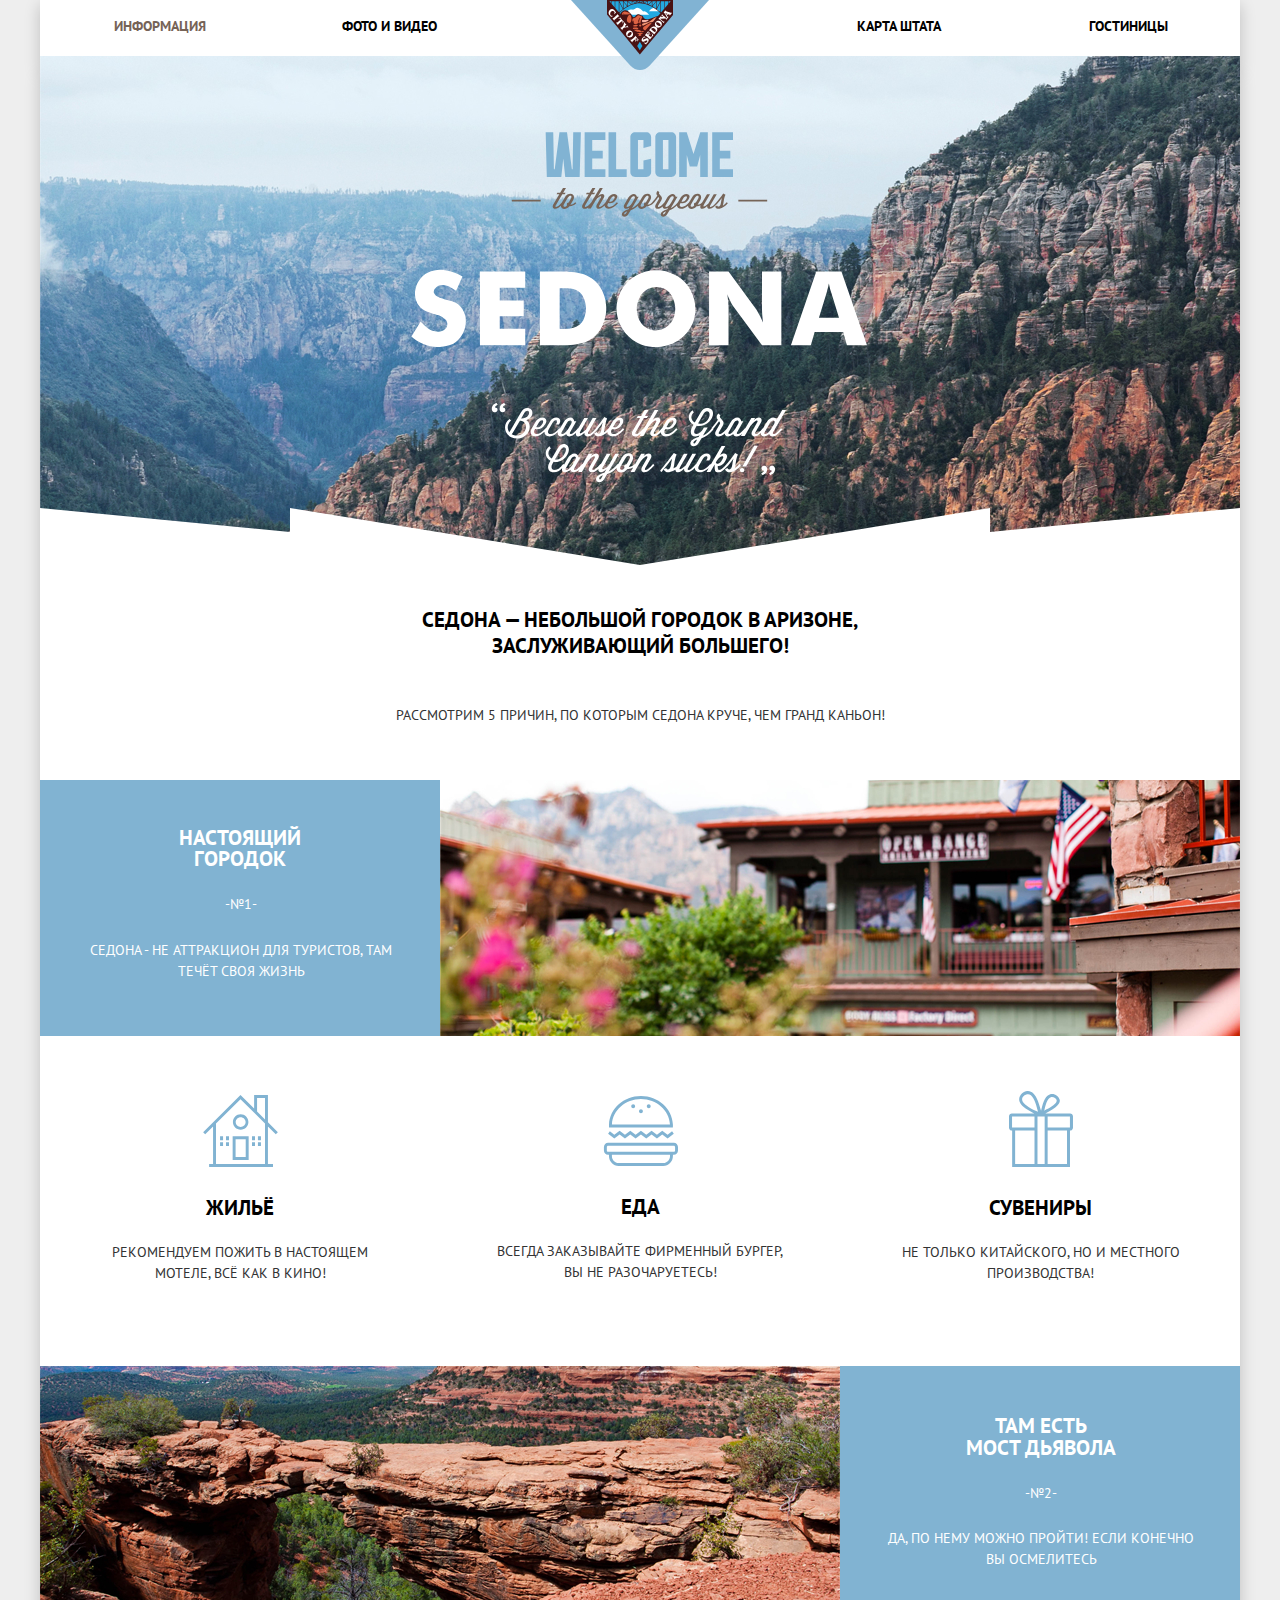
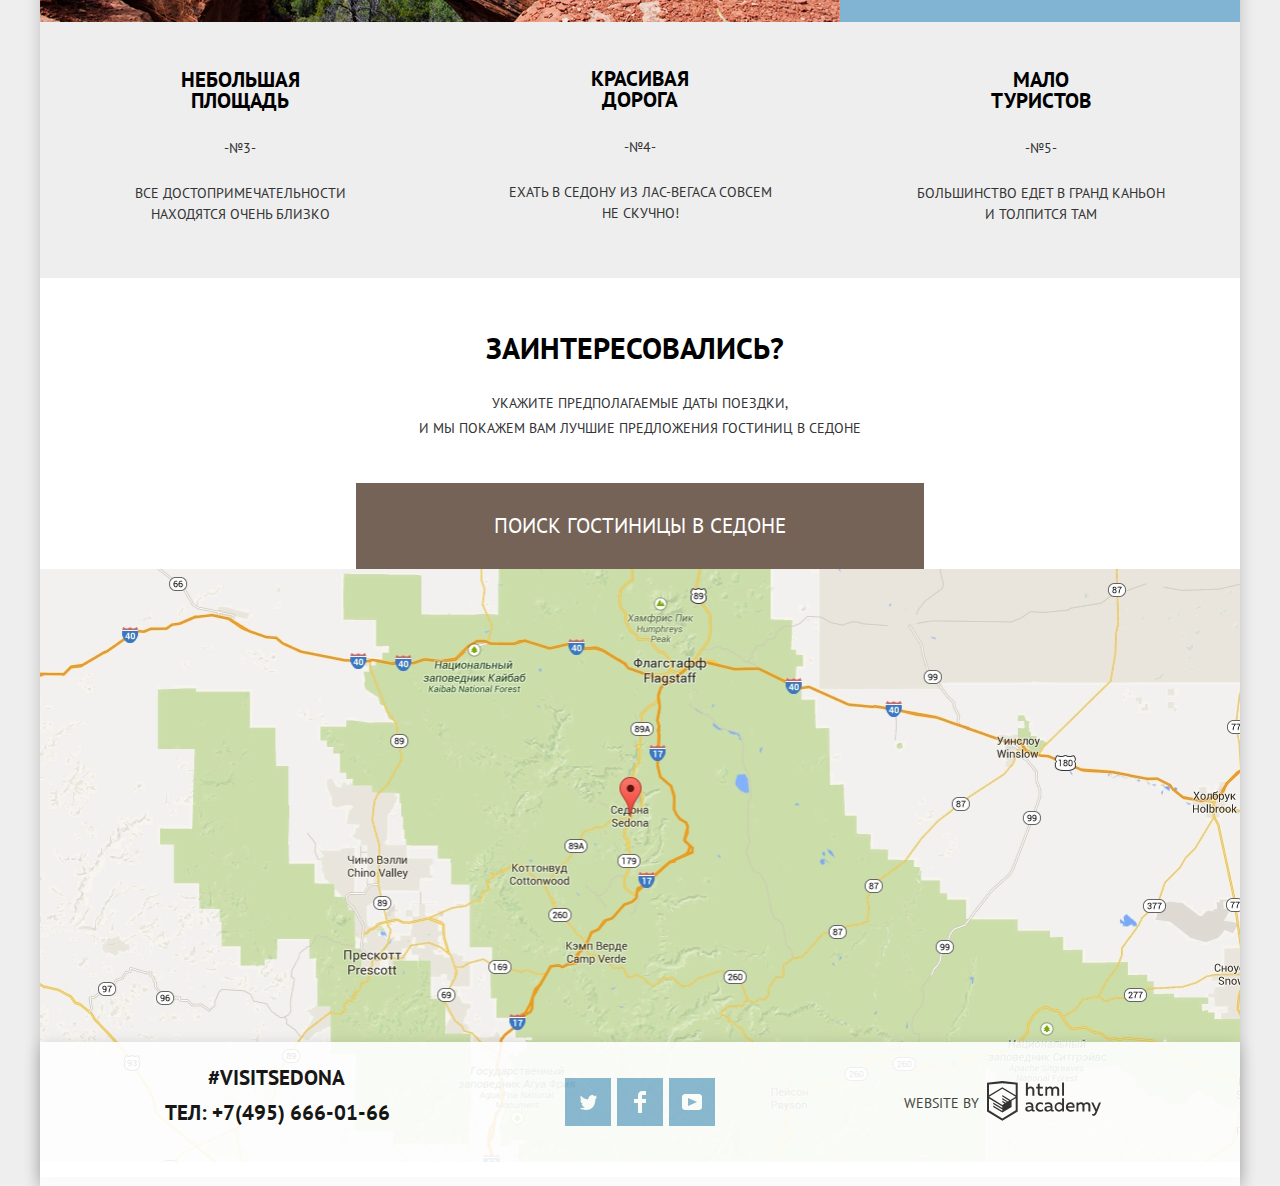
<file: index.html>
<!DOCTYPE html>
<html lang="ru">

<head>
  <meta charset="UTF-8">

  <title>HTML Academy: Седона</title>
  <link rel="icon" href="favicon.ico">
  <link rel="icon" href="img/icons/icon.svg" type="image/svg+xml">
  <link rel="apple-touch-icon" href="img/icons/180.png">
  <link rel="manifest" href="manifest.webmanifest">
  <link rel="stylesheet" href="css/normalize.css">
  <link rel="stylesheet" href="css/style.min.css">
  <link rel="preconnect" href="https://fonts.gstatic.com">
  <link href="https://fonts.googleapis.com/css2?family=PT+Sans:wght@400;700&display=swap" rel="stylesheet">
</head>

<body class="page__body">

  <header class="main__header">
    <div class="container">
      <a class="main__header__logo" href="index.html">
        <img src="img/logo.svg" width="138" height="70" alt="Логотип Седона">
      </a>
      <nav class="main__navigation">
        <div class="main__navigation__wrapper">
          <ul class="site__navigation__list">
            <li class="site__navigation__item current"><a class="cell__left" href="#">Информация</a></li>
            <li class="site__navigation__item"><a class="cell__left" href="#">Фото и видео</a></li>
            <li class="site__navigation__item"><a class="cell__left" href="#">Карта штата</a></li>
            <li class="site__navigation__item"><a class="cell__left" href="hotels.html">Гостиницы</a></li>
          </ul>
        </div>
      </nav>
    </div>
  </header>

  <main class="container">
    <div class="intro">
      <h1 class="visually__hidden">Седона</h1>
      <img src="img/welcome.svg" width="457" height="351" alt="Welcome to the gorgeous SEDONA">
      <svg width="1200" height="57" viewBox="0 0 1200 57" fill="none" xmlns="http://www.w3.org/2000/svg">
        <path d="M0 57V0L250 24V0L600 57L950 0V24L1200 0V57H0Z" fill="white" />
      </svg>
    </div>
    <section class="consider__causes">
      <div class="title__causes">
        <h2 class="title">Седона — небольшой городок в Аризоне,<br> заслуживающий большего!</h2>
        <p class="subtitle">Рассмотрим 5 причин, по которым Седона круче, чем гранд каньон!</p>
      </div>
      <section class="causes">
        <h2 class="visually__hidden">Причины</h2>
        <ul class="causes__list">
          <li class="causes__box__blue">
            <section class="box__causes__blue blue__box__first">
              <div class="causes__item__blue">
                <h3 class="title title__white">Настоящий<br> городок</h3>
                <p class="subtitle subtitle__white">-№1-</p>
                <p class="subtitle subtitle__white"> Седона - не аттракцион для туристов, там<br> течёт своя
                  жизнь</p>
              </div>
              <div class="causes__image__building">
                <img src="img/building.jpg" width="800" height="256" alt="building">
              </div>
            </section>
            <section class="three_causes">
              <ul class="causes__list__line">
                <li class="causes__item house">
                  <img src="img/icons/icon-house.svg" width="75" height="72" alt="house">
                  <h3 class="title">Жильё</h3>
                  <p class="subtitle">Рекомендуем пожить в настоящем<br> мотеле, всё как в кино!</p>
                </li>
                <li class="causes__item burger">
                  <img src="img/icons/icon-eat.svg" width="75" height="70" alt="burger">
                  <h3 class="title">Еда</h3>
                  <p class="subtitle">Всегда заказывайте фирменный бургер,<br> вы не разочаруетесь!</p>
                </li>
                <li class="causes__item gift">
                  <img src="img/icons/icon-gift.svg" width="64" height="77" alt="gift">
                  <h3 class="title">Сувениры</h3>
                  <p class="subtitle">Не только китайского, но и местного<br> производства!</p>
                </li>
              </ul>
            </section>
          </li>
          <li class="causes__box__blue">
            <section class="box__causes__blue blue__box__end">
              <div class="causes__image__canyon">
                <img src="img/canyon.jpg" width="800" height="256" alt="canyon">
              </div>
              <div class="causes__item__blue">
                <h3 class="title title__white">Там есть<br> мост дьявола</h3>
                <p class="subtitle subtitle__white">-№2-</p>
                <p class="subtitle subtitle__white">Да, по нему можно пройти! Если конечно <br>вы осмелитесь</p>
              </div>
            </section>
          </li>
          <li class="causes__box__gray">
            <section class="box__causes__gray">
              <ul class="causes__list__line causes__list__gray">
                <li class="causes__item square">
                  <h3 class="title">Небольшая<br> площадь</h3>
                  <p class="subtitle subtitle__number">-№3-</p>
                  <p class="subtitle">все достопримечательности<br> находятся очень близко</p>
                </li>
                <li class="causes__item road">
                  <h3 class="title">Красивая<br> дорога</h3>
                  <p class="subtitle subtitle__number">-№4-</p>
                  <p class="subtitle">ехать в седону из лас-вегаса совсем <br>не скучно!</p>
                </li>
                <li class="causes__item tourists">
                  <h3 class="title">Мало<br> туристов</h3>
                  <p class="subtitle subtitle__number">-№5-</p>
                  <p class="subtitle">большинство едет в гранд каньон <br>и толпится там</p>
                </li>
              </ul>
            </section>
          </li>
        </ul>
      </section>
    </section>

    <section class="search__hotels__date">
      <h2 class="title__hotels">Заинтересовались?</h2>
      <p class="subtitle__hotels">Укажите предполагаемые даты поездки,<br> и мы покажем вам лучшие предложения
        гостиниц в седоне</p>
      <a class="button__search__hotels">Поиск гостиницы в седоне</a>
      <div class="form__search__hotels">
        <form class="form__search">
          <div class="box__date">
            <label for="from">Дата заезда:</label>
            <input class="input__date input__date__first" type="text" value="24 АПРЕЛЯ 2017" id="from" required>
            <span class="button__calendar">
              <svg aria-hidden="true" focusable="false" width="21" height="23" viewBox="0 0 21 23" fill="none"
                xmlns="http://www.w3.org/2000/svg">
                <path fill-rule="evenodd" clip-rule="evenodd"
                  d="M16.406 3.02498H19.251C20.217 3.02498 21 3.84698 21 4.86198V21.164C21 22.179 20.217 23 19.251 23H1.75C0.784 23 0 22.179 0 21.164V4.86198C0 3.84698 0.784 3.02498 1.75 3.02498H4.593V1.64798C4.593 1.26698 4.887 0.958984 5.25 0.958984C5.612 0.958984 5.906 1.26698 5.906 1.64798V3.02498H9.844V1.64798C9.844 1.26698 10.138 0.958984 10.501 0.958984C10.862 0.958984 11.156 1.26698 11.156 1.64798V3.02498H15.094V1.64798C15.094 1.26698 15.387 0.958984 15.75 0.958984C16.112 0.958984 16.406 1.26698 16.406 1.64798V3.02498ZM19.5646 21.484C19.6466 21.3979 19.691 21.2828 19.688 21.164H19.689V4.86198C19.689 4.60898 19.493 4.40298 19.252 4.40298H16.407V5.78098C16.407 6.16198 16.113 6.46998 15.751 6.46998C15.388 6.46998 15.095 6.16198 15.095 5.78098V4.40298H11.157V5.78098C11.157 6.16198 10.863 6.46998 10.502 6.46998C10.139 6.46998 9.845 6.16198 9.845 5.78098V4.40298H5.907V5.78098C5.907 6.16198 5.613 6.46998 5.251 6.46998C4.888 6.46998 4.594 6.16198 4.594 5.78098V4.40298H1.75C1.50263 4.40953 1.30696 4.61458 1.312 4.86198V21.164C1.30696 21.4114 1.50263 21.6164 1.75 21.623H19.251C19.3698 21.6201 19.4826 21.5701 19.5646 21.484Z"
                  fill="#A9A9A9" />
                <path fill-rule="evenodd" clip-rule="evenodd"
                  d="M4.59399 9.2251H7.21899V11.2911H4.59399V9.2251ZM4.59399 12.6681H7.21899V14.7351H4.59399V12.6681ZM7.21899 16.1121H4.59399V18.1781H7.21899V16.1121ZM9.18799 16.1121H11.813V18.1781H9.18799V16.1121ZM11.813 12.6681H9.18799V14.7351H11.813V12.6681ZM9.18799 9.2251H11.813V11.2911H9.18799V9.2251ZM16.406 16.1121H13.781V18.1781H16.406V16.1121ZM13.781 12.6681H16.406V14.7351H13.781V12.6681ZM16.406 9.2251H13.781V11.2911H16.406V9.2251Z"
                  fill="#A9A9A9" />
              </svg>
            </span>
          </div>
          <div class="box__date">
            <label for="to">Дата выезда:</label>
            <input class="input__date" type="text" value="4 ИЮЛЯ 2017" id="to" required>
            <span class="button__calendar">
              <svg aria-hidden="true" focusable="false" width="21" height="23" viewBox="0 0 21 23" fill="none"
                xmlns="http://www.w3.org/2000/svg">
                <path fill-rule="evenodd" clip-rule="evenodd"
                  d="M16.406 3.02498H19.251C20.217 3.02498 21 3.84698 21 4.86198V21.164C21 22.179 20.217 23 19.251 23H1.75C0.784 23 0 22.179 0 21.164V4.86198C0 3.84698 0.784 3.02498 1.75 3.02498H4.593V1.64798C4.593 1.26698 4.887 0.958984 5.25 0.958984C5.612 0.958984 5.906 1.26698 5.906 1.64798V3.02498H9.844V1.64798C9.844 1.26698 10.138 0.958984 10.501 0.958984C10.862 0.958984 11.156 1.26698 11.156 1.64798V3.02498H15.094V1.64798C15.094 1.26698 15.387 0.958984 15.75 0.958984C16.112 0.958984 16.406 1.26698 16.406 1.64798V3.02498ZM19.5646 21.484C19.6466 21.3979 19.691 21.2828 19.688 21.164H19.689V4.86198C19.689 4.60898 19.493 4.40298 19.252 4.40298H16.407V5.78098C16.407 6.16198 16.113 6.46998 15.751 6.46998C15.388 6.46998 15.095 6.16198 15.095 5.78098V4.40298H11.157V5.78098C11.157 6.16198 10.863 6.46998 10.502 6.46998C10.139 6.46998 9.845 6.16198 9.845 5.78098V4.40298H5.907V5.78098C5.907 6.16198 5.613 6.46998 5.251 6.46998C4.888 6.46998 4.594 6.16198 4.594 5.78098V4.40298H1.75C1.50263 4.40953 1.30696 4.61458 1.312 4.86198V21.164C1.30696 21.4114 1.50263 21.6164 1.75 21.623H19.251C19.3698 21.6201 19.4826 21.5701 19.5646 21.484Z"
                  fill="#A9A9A9" />
                <path fill-rule="evenodd" clip-rule="evenodd"
                  d="M4.59399 9.2251H7.21899V11.2911H4.59399V9.2251ZM4.59399 12.6681H7.21899V14.7351H4.59399V12.6681ZM7.21899 16.1121H4.59399V18.1781H7.21899V16.1121ZM9.18799 16.1121H11.813V18.1781H9.18799V16.1121ZM11.813 12.6681H9.18799V14.7351H11.813V12.6681ZM9.18799 9.2251H11.813V11.2911H9.18799V9.2251ZM16.406 16.1121H13.781V18.1781H16.406V16.1121ZM13.781 12.6681H16.406V14.7351H13.781V12.6681ZM16.406 9.2251H13.781V11.2911H16.406V9.2251Z"
                  fill="#A9A9A9" />
              </svg>
            </span>
          </div>
          <div class="box__quantity">
            <div class="quantity">
              <label class="quantity__name quantity__grown" for="number1">Взрослые:</label>
              <span class="number__input">
                <button class="number-input__input number-input__input-button">
                  -
                </button>
                <input class="number-input__input" id="number1" type="number" min="0" max="10" value="2">
                <button class="number-input__input number-input__input-button">
                  +
                </button>
              </span>
            </div>
            <div class="quantity">
              <label class="quantity__name quantity__children" for="number2">Дети:</label>
              <span class="number__input">
                <button class="number-input__input number-input__input-button">
                  -
                </button>
                <input class="number-input__input" id="number2" type="number" min="0" max="10" value="0">
                <button class="number-input__input number-input__input-button">
                  +
                </button>
              </span>
            </div>
          </div>
          <a class="button__submit__search__hotels" href="#">Найти</a>
        </form>
      </div>
      <div class="interactive__map">
        <h2 class="visually__hidden">Как до нас добраться</h2>
        <iframe class="map"
          src="https://www.google.com/maps/embed?pb=!1m18!1m12!1m3!1d137855.6468255646!2d-111.83981194957757!3d34.8604828058954!2m3!1f0!2f0!3f0!3m2!1i1024!2i768!4f13.1!3m3!1m2!1s0x872da132f942b00d%3A0x5548c523fa6c8efd!2z0KHQtdC00L7QvdCwLCDQkNGA0LjQt9C-0L3QsCA4NjMzNiwg0KHQqNCQ!5e0!3m2!1sru!2sru!4v1613381919578!5m2!1sru!2sru"
          width="1200" height="594" style="border:0;" allowfullscreen="" aria-hidden="false" tabindex="0">
        </iframe>
        <p class="map map__visually">
          <img src="img/map.png" width="1200" height="594" alt="Карта Седоны">
        </p>
      </div>
    </section>
  </main>

  <footer class="main__footer">
    <div class="container">
      <div class="footer__contacts">
        <a class="footer__hashtag" href="https://www.instagram.com/htmlacademy">#Visitsedona</a><br>
        ТЕЛ: <a class="footer__phone" href="tel:+74956660166">+7(495) 666-01-66</a>
      </div>
      <ul class="footer__social__list">
        <li class="social__item">
          <a class="social__button" href="https://twitter.com/htmlacademy_ru">
            <span role="img" class="visually__hidden">twitter</span>
            <svg aria-hidden="true" focusable="false" width="17" height="16" viewBox="0 0 17 16" fill="none"
              xmlns="http://www.w3.org/2000/svg">
              <path
                d="M10.95 1.14409C12.635 0.648089 13.934 1.41409 14.527 2.32309C15.2 2.09209 15.858 1.84209 16.538 1.61509C16.5249 2.30145 16.2117 2.94761 15.681 3.38309C16.366 3.55309 16.985 2.89209 16.985 2.89209C16.816 3.89209 15.979 4.68009 15.422 4.91609C15.191 11.6661 12.247 16.1331 5.34498 15.9981H4.89898C4.48898 15.9981 0.734977 15.5381 0.000976562 14.1111C2.27198 14.3071 3.89398 13.6891 4.69398 12.9341C3.73398 12.6341 2.01498 12.4571 1.71498 9.98409C2.06398 10.0901 2.27898 10.2121 2.90498 10.1031C1.70498 9.24709 0.373977 8.53009 0.447977 6.33009C0.732977 6.65809 1.51498 6.86609 1.78798 6.80209C1.08498 6.56109 -0.182023 3.44209 0.893977 1.85009C2.71198 3.70409 4.62898 5.45609 8.04598 5.62309C8.25398 3.33009 9.18298 1.79309 10.95 1.14409Z"
                fill="white" />
            </svg>
          </a>
        </li>
        <li class="social__item">
          <a class="social__button" href="https://www.facebook.com/htmlacademy/">
            <span role="img" class="visually__hidden">facebook</span>
            <svg aria-hidden="true" focusable="false" width="12" height="22" viewBox="0 0 12 22" fill="none"
              xmlns="http://www.w3.org/2000/svg">
              <path d="M12 4V0H8C5.79086 0 4 1.79086 4 4V8H0V12H4V22H8V12H12V8H8V4H12Z" fill="white" />
            </svg>
          </a>
        </li>
        <li class="social__item">
          <a class="social__button" href="https://www.youtube.com/channel/UChUxTMjJGo-JDRY8pNTGL2g">
            <span role="img" class="visually__hidden">youtube</span>
            <svg aria-hidden="true" focusable="false" width="20" height="16" viewBox="0 0 20 16" fill="none"
              xmlns="http://www.w3.org/2000/svg">
              <path fill-rule="evenodd" clip-rule="evenodd"
                d="M3 0H17C18.65 0 20 1.35 20 3V13C20 14.65 18.65 16 17 16H3C1.35 16 0 14.65 0 13V3C0 1.35 1.35 0 3 0ZM6.027 4.002V11.998L15.014 8L6.027 4.002Z"
                fill="white" />
            </svg>
          </a>
        </li>
      </ul>
      <p class="footer__copyright">
        <b>website by</b>
        <a class="button__copyright" href="https://htmlacademy.ru">
          <svg aria-hidden="true" focusable="false" width="115" height="41" viewBox="0 0 115 41" fill="none"
            xmlns="http://www.w3.org/2000/svg">
            <path fill-rule="evenodd" clip-rule="evenodd"
              d="M15.5197 1.05737H15.3509L0 2.71895V31.4945L15.3509 40.8382L30.7018 31.4945V2.71895L15.5197 1.05737ZM77.0183 2.62185H75.0876V15.7311H77.0183V2.62185ZM40.8619 2.63264V7.76843C41.6131 6.9864 42.6386 6.5436 43.7105 6.53843C44.6823 6.47908 45.6329 6.84495 46.3253 7.54479C47.0177 8.24462 47.3866 9.21244 47.3399 10.2068V15.7634H45.367V10.4658C45.4231 9.94897 45.2754 9.43059 44.9566 9.02553C44.6377 8.62047 44.174 8.36218 43.6683 8.3079H43.3518C42.3456 8.36979 41.4321 8.9295 40.9041 9.80764V15.7634H38.8995V2.63264H40.8619ZM77.0183 31.4837H75.2775V30.0595C74.4828 31.1353 73.23 31.7538 71.9119 31.7211C69.4751 31.5528 67.5825 29.4822 67.5825 26.9845C67.5825 24.4867 69.4751 22.4162 71.9119 22.2479C73.1195 22.2052 74.2818 22.7203 75.0771 23.6505V18.3205H77.0183V31.4837ZM47.0656 30.0595C47.263 30.0515 47.4583 30.0152 47.6459 29.9516V31.3866C47.2482 31.5404 46.826 31.6172 46.4009 31.6132C45.6482 31.6769 44.9394 31.2429 44.639 30.5342C43.7036 31.31 42.5302 31.7227 41.3261 31.6995C39.733 31.6995 38.256 30.804 38.256 28.9482C38.256 26.65 40.3661 25.9379 42.1702 25.9379C42.9402 25.9505 43.707 26.0408 44.4596 26.2076V25.884C44.4596 24.805 43.6578 23.9742 42.1491 23.9742C41.0585 23.9764 39.9804 24.2116 38.9839 24.6647V22.8305C40.0678 22.451 41.204 22.2506 42.3495 22.2371C44.8394 22.2371 46.3693 23.4455 46.3693 26.1753V29.4121C46.3546 29.5668 46.401 29.721 46.4981 29.8406C46.5951 29.9601 46.7349 30.035 46.8862 30.0487H47.0656V30.0595ZM40.2711 28.8403C40.298 29.229 40.4761 29.5905 40.7655 29.844C41.055 30.0974 41.4317 30.2217 41.8115 30.189H41.9275C42.8819 30.1906 43.7973 29.8022 44.4702 29.11V27.5779C43.842 27.4414 43.2026 27.3655 42.5605 27.3513C41.5055 27.3513 40.2817 27.7074 40.2817 28.8403H40.2711ZM56.0229 22.9384C55.1962 22.4632 54.2596 22.2246 53.3115 22.2479H52.9422C51.7332 22.2873 50.5891 22.8166 49.7619 23.7192C48.9347 24.6218 48.4923 25.8236 48.5321 27.06V27.5024C48.6957 30.0004 50.805 31.8921 53.2482 31.7318C54.2519 31.7555 55.2477 31.5452 56.1601 31.1168V29.2718C55.3769 29.7215 54.4945 29.9591 53.5963 29.9624C52.5199 30.0288 51.4963 29.4793 50.9385 28.5356C50.3806 27.5918 50.3806 26.4095 50.9385 25.4658C51.4963 24.522 52.5199 23.9725 53.5963 24.039C54.461 24.0357 55.3066 24.2989 56.0229 24.7942V22.9384ZM66.1514 30.0595C66.3488 30.0515 66.5441 30.0152 66.7317 29.9516V31.3866C66.334 31.5404 65.9118 31.6172 65.4867 31.6132C64.734 31.6769 64.0252 31.2429 63.7248 30.5342C62.7894 31.31 61.616 31.7227 60.4119 31.6995C58.8188 31.6995 57.3417 30.804 57.3417 28.9482C57.3417 26.65 59.4518 25.9379 61.256 25.9379C62.0259 25.9505 62.7928 26.0408 63.5454 26.2076V25.884C63.5454 24.805 62.7436 23.9742 61.2349 23.9742C60.1443 23.9764 59.0662 24.2116 58.0697 24.6647V22.8305C59.1536 22.451 60.2897 22.2506 61.4353 22.2371C63.9252 22.2371 65.455 23.4455 65.455 26.1753V29.4121C65.4404 29.5668 65.4868 29.721 65.5838 29.8406C65.6809 29.9601 65.8207 30.035 65.972 30.0487H66.1514V30.0595ZM59.855 29.8481C59.5632 29.5943 59.3837 29.2311 59.3569 28.8403H59.378C59.378 27.7074 60.5385 27.3513 61.6569 27.3513C62.299 27.3655 62.9383 27.4414 63.5665 27.5779V29.11C62.8937 29.8022 61.9782 30.1906 61.0239 30.189H60.9078C60.5263 30.2247 60.1469 30.1019 59.855 29.8481ZM69.3271 26.9305C69.3271 25.2859 70.6308 23.9526 72.239 23.9526L72.2601 24.0066C73.4742 24.0066 74.5742 24.7382 75.0665 25.8732V28.0311C74.5856 29.1871 73.4673 29.9296 72.239 29.9084C70.6308 29.9084 69.3271 28.5752 69.3271 26.9305ZM83.3486 22.2479C86.8408 22.2479 88.0541 25.1395 87.4844 27.7397H80.922C81.1436 29.3582 82.6839 30.0163 84.2876 30.0163C85.2509 30.0196 86.2027 29.8021 87.0729 29.3797V31.1061C86.0736 31.5421 84.9939 31.7519 83.9078 31.7211C81.2385 31.7211 78.8963 30.189 78.8963 26.9521C78.8362 25.7502 79.2482 24.5736 80.0408 23.6841C80.8334 22.7945 81.9408 22.2658 83.1165 22.2155H83.3486V22.2479ZM80.8693 26.1753C80.9704 24.8237 82.1216 23.8104 83.4436 23.9095H83.4858C84.1064 23.8531 84.7196 24.08 85.1612 24.5295C85.6028 24.979 85.8275 25.6051 85.7752 26.24H80.8693V26.1753ZM89.489 31.4621V22.4961H91.2298V23.575C91.9777 22.7197 93.041 22.2229 94.1628 22.2047C95.2951 22.1328 96.3712 22.7163 96.9482 23.7153C97.7407 22.8335 98.8477 22.3161 100.018 22.2803C100.952 22.2327 101.859 22.6011 102.507 23.2901C103.154 23.9792 103.478 24.9213 103.394 25.8732V31.4837H101.39V25.9271C101.437 25.4734 101.306 25.0191 101.024 24.6647C100.743 24.3104 100.336 24.0852 99.8917 24.039H99.6174C98.7512 24.0941 97.9525 24.536 97.4335 25.2474V31.4837H95.4289V25.9271C95.4728 25.47 95.3357 25.0139 95.0481 24.6611C94.7606 24.3082 94.3467 24.088 93.8991 24.0497H93.6881C92.7466 24.1344 91.8915 24.6449 91.3564 25.4416V31.5161H89.5312L89.489 31.4621ZM113.977 22.4745H111.972L109.324 29.2718L106.306 22.4853H104.196L108.417 31.5484L108.237 32.0016C107.72 33.3611 107.003 34.0516 106.053 34.0516C105.75 34.0548 105.447 34.0112 105.156 33.9221V35.6161C105.536 35.7125 105.926 35.7632 106.317 35.7671C107.646 35.7671 108.902 35.0226 109.851 32.6813L113.977 22.4745ZM52.689 6.78658V3.54974L50.7266 4.01369V6.73264H49.144V8.49132H50.7899V12.9905C50.7231 13.817 51.0244 14.6301 51.61 15.2038C52.1955 15.7775 53.0028 16.0505 53.8073 15.9468C54.5996 15.9535 55.3875 15.8259 56.139 15.5692V13.8429C55.5727 14.0781 54.9672 14.199 54.356 14.199C53.2165 14.199 52.689 13.8105 52.689 12.6237V8.5129H55.8541V6.78658H52.689ZM58.3862 15.7526V6.75421H60.1376V7.83316C60.8811 6.97655 61.9403 6.476 63.0601 6.45211C64.1624 6.38099 65.2146 6.93142 65.8032 7.88711C66.5958 7.00534 67.7028 6.48794 68.8734 6.45211C69.8138 6.41462 70.7233 6.79859 71.364 7.50353C72.0046 8.20846 72.3126 9.16418 72.2073 10.1205V15.7418H70.2028V10.1853C70.2499 9.73151 70.1184 9.27721 69.8373 8.92287C69.5561 8.56853 69.1485 8.34334 68.7046 8.29711H68.4619C67.5957 8.35228 66.797 8.7942 66.278 9.50553V15.7418H64.2734V10.1853C64.3206 9.73151 64.1891 9.27721 63.9079 8.92287C63.6268 8.56853 63.2191 8.34334 62.7752 8.29711H62.5326C61.5911 8.38181 60.736 8.89229 60.2009 9.68895V15.7634H58.3862V15.7526ZM28.6972 30.3033L28.7078 30.2968L28.6972 30.3184V30.3033ZM28.6972 18.3205V30.3033L15.3509 38.4321L2.00459 30.3184V18.5147L15.2876 26.6068V28.0311L6.18257 22.5284V23.9418L15.3404 29.5632V31.0629L6.19312 25.4955V26.9521L15.3509 32.5734L24.5826 26.9197V20.8129L28.6972 18.3205ZM28.7078 16.7776L25.0362 18.9355L23.3482 20.0145L15.3087 15.0837V16.4971L22.156 20.7266L22.0083 20.8237L20.9532 21.4063L15.2876 17.9537V19.3995L19.761 22.1184L18.706 22.8413L15.3298 20.7913V22.2047L17.5454 23.5426L15.2982 24.9021L2.11009 16.864L15.3087 8.72869L28.7078 16.7776ZM15.2876 7.27211L28.7078 15.3534V4.56395L15.3615 3.12895L2.01514 4.56395V15.3534L15.2876 7.27211Z"
              fill="#231F20" />
          </svg>
        </a>
      </p>
    </div>
  </footer>

  <script src="js/script.min.js"></script>

</body>

</html>
</file>
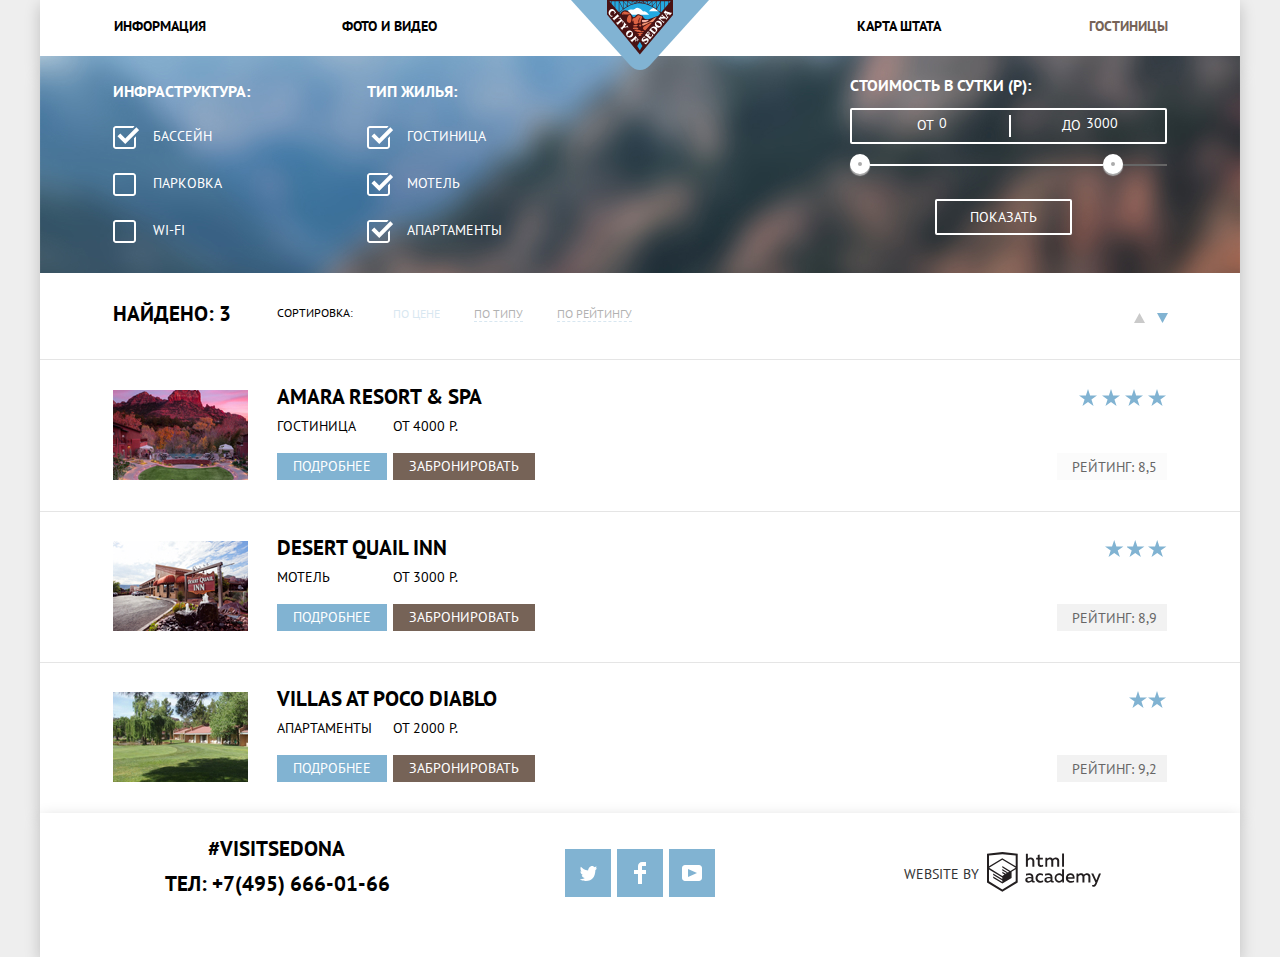
<file: hotels.html>
<!DOCTYPE html>
<html lang="ru">

<head>
  <meta charset="UTF-8">

  <title>HTML Academy: Седона</title>
  <link rel="icon" href="favicon.ico">
  <link rel="icon" href="img/icons/icon.svg" type="image/svg+xml">
  <link rel="apple-touch-icon" href="img/icons/180.png">
  <link rel="manifest" href="manifest.webmanifest">
  <link rel="stylesheet" href="css/normalize.css">
  <link rel="stylesheet" href="css/style.min.css">
  <link rel="preconnect" href="https://fonts.gstatic.com">
  <link href="https://fonts.googleapis.com/css2?family=PT+Sans:wght@400;700&display=swap" rel="stylesheet">
</head>

<body class="page__body">

  <header class="main__header">
    <div class="container">
      <a class="main__header__logo" href="index.html">
        <img src="img/logo.svg" width="138" height="70" alt="Логотип Седона">
      </a>
      <nav class="main__navigation">
        <div class="main__navigation__wrapper">
          <ul class="site__navigation__list">
            <li class="site__navigation__item"><a href="index.html">Информация</a></li>
            <li class="site__navigation__item"><a href="#">Фото и видео</a></li>
            <li class="site__navigation__item"><a href="#">Карта штата</a></li>
            <li class="site__navigation__item current"><a href="hotels.html">Гостиницы</a></li>
          </ul>
        </div>
      </nav>
    </div>
  </header>

  <main class="container">
    <section class="main__form__settings">
      <h2 class="visually__hidden">Фильтр</h2>
      <form method="get" action="https://echo.htmlacademy.ru" target="_blank">
        <fieldset class="form__infrastructure">
          <legend>Инфраструктура:</legend>
          <label class="check option">
            <input class="check__input" type="checkbox" checked>
            <span class="check__box"></span>
            <span class="name__check">Бассейн</span>
          </label>
          <label class="check option">
            <input class="check__input" type="checkbox">
            <span class="check__box"></span>
            <span class="name__check">Парковка</span>
          </label>
          <label class="check option">
            <input class="check__input" type="checkbox">
            <span class="check__box"></span>
            <span class="name__check">Wi-fi</span>
          </label>
        </fieldset>
        <fieldset class="form__infrastructure">
          <legend>Тип жилья:</legend>
          <label class="check option">
            <input class="check__input" type="checkbox" checked>
            <span class="check__box"></span>
            <span class="name__check">Гостиница</span>
          </label>
          <label class="check option">
            <input class="check__input" type="checkbox" checked>
            <span class="check__box"></span>
            <span class="name__check">Мотель</span>
          </label>
          <label class="check option">
            <input class="check__input" type="checkbox" checked>
            <span class="check__box"></span>
            <span class="name__check">Апартаменты</span>
          </label>
        </fieldset>
        <div class="form__scale">
          <fieldset class="filter__item">
            <legend>Стоимость в сутки (р):</legend>
            <div class="price__controls">
              <label class="min__price">
                от <input class="price price__of" type="text" name="min__price" value="0">
              </label>
              <div class="band"></div>
              <label class="max__price">
                до <input class="price price__to" type="text" name="max__price" value="3000">
              </label>
            </div>
            <div class="range__filter">
              <div class="range__conrols">
                <div class="scale">
                  <div class="bar" style="width: 80%;"></div>
                </div>
                <div class="toggle toggle__min" tabindex="0" style="left: 20%"></div>
                <div class="toggle toggle__max" tabindex="0" style="left: 50%"></div>
              </div>
              <div>
                <button class="button__scale__preview" type="submit">Показать</button>
              </div>
            </div>
          </fieldset>
        </div>
      </form>
    </section>
    <section class="box__sorting">
      <h2 class="visually__hidden">Сортировка</h2>
      <span class="found">Найдено: 3</span>
      <span class="found__sorting">Сортировка:</span>
      <ul class="sorting__list">
        <li class="sorting__item">
          <a class="sorting__link sorting__link__blue" href="#">По цене</a>
        </li>
        <li class="sorting__item">
          <a class="sorting__link" href="#">По типу</a>
        </li>
        <li class="sorting__item">
          <a class="sorting__link" href="#">По рейтингу</a>
        </li>
      </ul>
      <ul class="arrow__list">
        <li class="arrow__item">
          <a class="arrow__item__up arrow" href="#">
            <svg aria-hidden="true" focusable="false" width="11" height="10" viewBox="0 0 11 10" fill="none"
              xmlns="http://www.w3.org/2000/svg">
              <path d="M5.5 0L0 10H11L5.5 0Z" fill="#CACACA" />
            </svg>
          </a>
        </li>
        <li class="arrow__item">
          <a class="arrow__item__down arrow" href="#">
            <svg aria-hidden="true" focusable="false" width="11" height="10" viewBox="0 0 11 10" fill="none"
              xmlns="http://www.w3.org/2000/svg">
              <path d="M5.5 10L11 0L0 0L5.5 10Z" fill="#CACACA" />
            </svg>
          </a>
        </li>
      </ul>
    </section>
    <section class="box__hotels">
      <div class="hotels">
        <div class="image__hotel">
          <img class="hotel__photo" src="img/hotel1.jpg" width="135" height="90" alt="Фото отеля">
        </div>
        <div class="hotel__information">
          <h2 class="title">Amara resort & spa</h2>
          <div class="box__information">
            <div class="button__information">
              <span>Гостиница</span>
              <a class="button__details" href="#" aria-label="Подробнее о гостинице Amara resort & spa">Подробнее</a>
            </div>
            <div class="box__price">
              <span>от 4000 р.</span>
              <a class="button__reservation" href="#"
                aria-label="Забронировать номер в гостинице Amara resort & spa">Забронировать</a>
            </div>
          </div>
        </div>
        <div class="box__popularity">
          <fieldset class="rating">
            <legend class="rating__caption visually__hidden">Рейтинг</legend>
            <div class="rating__group">
              <input class="rating__star" type="radio" name="popularity" value="1">
              <input class="rating__star" type="radio" name="popularity" value="2">
              <input class="rating__star" type="radio" name="popularity" value="3">
              <input class="rating__star" type="radio" name="popularity" value="4">
            </div>
          </fieldset>
          <div class="box__rating rating__opacity"><span>Рейтинг: 8,5</span></div>
        </div>
      </div>
      <div class="hotels">
        <div class="image__hotel">
          <img class="hotel__photo" src="img/hotel2.jpg" width="135" height="90" alt="Фото отеля">
        </div>
        <div class="hotel__information">
          <h2 class="title">Desert quail inn</h2>
          <div class="box__information">
            <div class="button__information">
              <span>Мотель</span>
              <a class="button__details" href="#" aria-label="Подробнее о гостинице Desert quail inn">Подробнее</a>
            </div>
            <div class="box__price">
              <span>от 3000 р.</span>
              <a class="button__reservation" href="#"
                aria-label="Забронировать номер в гостинице Desert quail inn">Забронировать</a>
            </div>
          </div>
        </div>
        <div class="box__popularity">
          <fieldset class="rating">
            <legend class="rating__caption visually__hidden">Рейтинг</legend>
            <div class="rating__group rating__group__two">
              <input class="rating__star" type="radio" name="popularity" value="1">
              <input class="rating__star" type="radio" name="popularity" value="2">
              <input class="rating__star" type="radio" name="popularity" value="3">
            </div>
          </fieldset>
          <div class="box__rating">Рейтинг: 8,9</div>
        </div>
      </div>
      <div class="hotels">
        <div class="image__hotel">
          <img class="hotel__photo" src="img/hotel3.jpg" width="135" height="90" alt="Фото отеля">
        </div>
        <div class="hotel__information">
          <h2 class="title">Villas at poco diablo</h2>
          <div class="box__information">
            <div class="button__information">
              <span>Апартаменты</span>
              <a class="button__details" href="#" aria-label="Подробнее о гостинице Villas at poco diablo">Подробнее</a>
            </div>
            <div class="box__price">
              <span>от 2000 р.</span>
              <a class="button__reservation" href="#"
                aria-label="Забронировать номер в гостинице Villas at poco diablo">Забронировать</a>
            </div>
          </div>
        </div>
        <div class="box__popularity">
          <fieldset class="rating">
            <legend class="rating__caption visually__hidden">Рейтинг</legend>
            <div class="rating__group rating__group__three">
              <input class="rating__star" type="radio" name="popularity" value="1">
              <input class="rating__star" type="radio" name="popularity" value="2">
            </div>
          </fieldset>
          <div class="box__rating">Рейтинг: 9,2</div>
        </div>
      </div>
    </section>
  </main>

  <footer class="main__footer main__footer__secondary">
    <div class="container">
      <div class="footer__contacts contacts__secondary">
        <a class="footer__hashtag" href="https://www.instagram.com/htmlacademy">#Visitsedona</a><br>
        ТЕЛ: <a class="footer__phone" href="tel:+74956660166">+7(495) 666-01-66</a>
      </div>
      <ul class="footer__social__list social__secondary">
        <li class="social__item">
          <a class="social__button" href="https://twitter.com/htmlacademy_ru">
            <span role="img" class="visually__hidden">twitter</span>
            <svg aria-hidden="true" focusable="false" width="17" height="16" viewBox="0 0 17 16" fill="none"
              xmlns="http://www.w3.org/2000/svg">
              <path
                d="M10.95 1.14409C12.635 0.648089 13.934 1.41409 14.527 2.32309C15.2 2.09209 15.858 1.84209 16.538 1.61509C16.5249 2.30145 16.2117 2.94761 15.681 3.38309C16.366 3.55309 16.985 2.89209 16.985 2.89209C16.816 3.89209 15.979 4.68009 15.422 4.91609C15.191 11.6661 12.247 16.1331 5.34498 15.9981H4.89898C4.48898 15.9981 0.734977 15.5381 0.000976562 14.1111C2.27198 14.3071 3.89398 13.6891 4.69398 12.9341C3.73398 12.6341 2.01498 12.4571 1.71498 9.98409C2.06398 10.0901 2.27898 10.2121 2.90498 10.1031C1.70498 9.24709 0.373977 8.53009 0.447977 6.33009C0.732977 6.65809 1.51498 6.86609 1.78798 6.80209C1.08498 6.56109 -0.182023 3.44209 0.893977 1.85009C2.71198 3.70409 4.62898 5.45609 8.04598 5.62309C8.25398 3.33009 9.18298 1.79309 10.95 1.14409Z"
                fill="white" />
            </svg>
          </a>
        </li>
        <li class="social__item">
          <a class="social__button" href="https://www.facebook.com/htmlacademy/">
            <span role="img" class="visually__hidden">facebook</span>
            <svg aria-hidden="true" focusable="false" width="12" height="22" viewBox="0 0 12 22" fill="none"
              xmlns="http://www.w3.org/2000/svg">
              <path d="M12 4V0H8C5.79086 0 4 1.79086 4 4V8H0V12H4V22H8V12H12V8H8V4H12Z" fill="white" />
            </svg>
          </a>
        </li>
        <li class="social__item">
          <a class="social__button" href="https://www.youtube.com/channel/UChUxTMjJGo-JDRY8pNTGL2g">
            <span role="img" class="visually__hidden">youtube</span>
            <svg aria-hidden="true" focusable="false" width="20" height="16" viewBox="0 0 20 16" fill="none"
              xmlns="http://www.w3.org/2000/svg">
              <path fill-rule="evenodd" clip-rule="evenodd"
                d="M3 0H17C18.65 0 20 1.35 20 3V13C20 14.65 18.65 16 17 16H3C1.35 16 0 14.65 0 13V3C0 1.35 1.35 0 3 0ZM6.027 4.002V11.998L15.014 8L6.027 4.002Z"
                fill="white" />
            </svg>
          </a>
        </li>
      </ul>
      <p class="footer__copyright copyright__secondary">
        <b>website by</b>
        <a class="button__copyright" href="https://htmlacademy.ru">
          <svg aria-hidden="true" focusable="false" width="115" height="41" viewBox="0 0 115 41" fill="none"
            xmlns="http://www.w3.org/2000/svg">
            <path fill-rule="evenodd" clip-rule="evenodd"
              d="M15.5197 1.05737H15.3509L0 2.71895V31.4945L15.3509 40.8382L30.7018 31.4945V2.71895L15.5197 1.05737ZM77.0183 2.62185H75.0876V15.7311H77.0183V2.62185ZM40.8619 2.63264V7.76843C41.6131 6.9864 42.6386 6.5436 43.7105 6.53843C44.6823 6.47908 45.6329 6.84495 46.3253 7.54479C47.0177 8.24462 47.3866 9.21244 47.3399 10.2068V15.7634H45.367V10.4658C45.4231 9.94897 45.2754 9.43059 44.9566 9.02553C44.6377 8.62047 44.174 8.36218 43.6683 8.3079H43.3518C42.3456 8.36979 41.4321 8.9295 40.9041 9.80764V15.7634H38.8995V2.63264H40.8619ZM77.0183 31.4837H75.2775V30.0595C74.4828 31.1353 73.23 31.7538 71.9119 31.7211C69.4751 31.5528 67.5825 29.4822 67.5825 26.9845C67.5825 24.4867 69.4751 22.4162 71.9119 22.2479C73.1195 22.2052 74.2818 22.7203 75.0771 23.6505V18.3205H77.0183V31.4837ZM47.0656 30.0595C47.263 30.0515 47.4583 30.0152 47.6459 29.9516V31.3866C47.2482 31.5404 46.826 31.6172 46.4009 31.6132C45.6482 31.6769 44.9394 31.2429 44.639 30.5342C43.7036 31.31 42.5302 31.7227 41.3261 31.6995C39.733 31.6995 38.256 30.804 38.256 28.9482C38.256 26.65 40.3661 25.9379 42.1702 25.9379C42.9402 25.9505 43.707 26.0408 44.4596 26.2076V25.884C44.4596 24.805 43.6578 23.9742 42.1491 23.9742C41.0585 23.9764 39.9804 24.2116 38.9839 24.6647V22.8305C40.0678 22.451 41.204 22.2506 42.3495 22.2371C44.8394 22.2371 46.3693 23.4455 46.3693 26.1753V29.4121C46.3546 29.5668 46.401 29.721 46.4981 29.8406C46.5951 29.9601 46.7349 30.035 46.8862 30.0487H47.0656V30.0595ZM40.2711 28.8403C40.298 29.229 40.4761 29.5905 40.7655 29.844C41.055 30.0974 41.4317 30.2217 41.8115 30.189H41.9275C42.8819 30.1906 43.7973 29.8022 44.4702 29.11V27.5779C43.842 27.4414 43.2026 27.3655 42.5605 27.3513C41.5055 27.3513 40.2817 27.7074 40.2817 28.8403H40.2711ZM56.0229 22.9384C55.1962 22.4632 54.2596 22.2246 53.3115 22.2479H52.9422C51.7332 22.2873 50.5891 22.8166 49.7619 23.7192C48.9347 24.6218 48.4923 25.8236 48.5321 27.06V27.5024C48.6957 30.0004 50.805 31.8921 53.2482 31.7318C54.2519 31.7555 55.2477 31.5452 56.1601 31.1168V29.2718C55.3769 29.7215 54.4945 29.9591 53.5963 29.9624C52.5199 30.0288 51.4963 29.4793 50.9385 28.5356C50.3806 27.5918 50.3806 26.4095 50.9385 25.4658C51.4963 24.522 52.5199 23.9725 53.5963 24.039C54.461 24.0357 55.3066 24.2989 56.0229 24.7942V22.9384ZM66.1514 30.0595C66.3488 30.0515 66.5441 30.0152 66.7317 29.9516V31.3866C66.334 31.5404 65.9118 31.6172 65.4867 31.6132C64.734 31.6769 64.0252 31.2429 63.7248 30.5342C62.7894 31.31 61.616 31.7227 60.4119 31.6995C58.8188 31.6995 57.3417 30.804 57.3417 28.9482C57.3417 26.65 59.4518 25.9379 61.256 25.9379C62.0259 25.9505 62.7928 26.0408 63.5454 26.2076V25.884C63.5454 24.805 62.7436 23.9742 61.2349 23.9742C60.1443 23.9764 59.0662 24.2116 58.0697 24.6647V22.8305C59.1536 22.451 60.2897 22.2506 61.4353 22.2371C63.9252 22.2371 65.455 23.4455 65.455 26.1753V29.4121C65.4404 29.5668 65.4868 29.721 65.5838 29.8406C65.6809 29.9601 65.8207 30.035 65.972 30.0487H66.1514V30.0595ZM59.855 29.8481C59.5632 29.5943 59.3837 29.2311 59.3569 28.8403H59.378C59.378 27.7074 60.5385 27.3513 61.6569 27.3513C62.299 27.3655 62.9383 27.4414 63.5665 27.5779V29.11C62.8937 29.8022 61.9782 30.1906 61.0239 30.189H60.9078C60.5263 30.2247 60.1469 30.1019 59.855 29.8481ZM69.3271 26.9305C69.3271 25.2859 70.6308 23.9526 72.239 23.9526L72.2601 24.0066C73.4742 24.0066 74.5742 24.7382 75.0665 25.8732V28.0311C74.5856 29.1871 73.4673 29.9296 72.239 29.9084C70.6308 29.9084 69.3271 28.5752 69.3271 26.9305ZM83.3486 22.2479C86.8408 22.2479 88.0541 25.1395 87.4844 27.7397H80.922C81.1436 29.3582 82.6839 30.0163 84.2876 30.0163C85.2509 30.0196 86.2027 29.8021 87.0729 29.3797V31.1061C86.0736 31.5421 84.9939 31.7519 83.9078 31.7211C81.2385 31.7211 78.8963 30.189 78.8963 26.9521C78.8362 25.7502 79.2482 24.5736 80.0408 23.6841C80.8334 22.7945 81.9408 22.2658 83.1165 22.2155H83.3486V22.2479ZM80.8693 26.1753C80.9704 24.8237 82.1216 23.8104 83.4436 23.9095H83.4858C84.1064 23.8531 84.7196 24.08 85.1612 24.5295C85.6028 24.979 85.8275 25.6051 85.7752 26.24H80.8693V26.1753ZM89.489 31.4621V22.4961H91.2298V23.575C91.9777 22.7197 93.041 22.2229 94.1628 22.2047C95.2951 22.1328 96.3712 22.7163 96.9482 23.7153C97.7407 22.8335 98.8477 22.3161 100.018 22.2803C100.952 22.2327 101.859 22.6011 102.507 23.2901C103.154 23.9792 103.478 24.9213 103.394 25.8732V31.4837H101.39V25.9271C101.437 25.4734 101.306 25.0191 101.024 24.6647C100.743 24.3104 100.336 24.0852 99.8917 24.039H99.6174C98.7512 24.0941 97.9525 24.536 97.4335 25.2474V31.4837H95.4289V25.9271C95.4728 25.47 95.3357 25.0139 95.0481 24.6611C94.7606 24.3082 94.3467 24.088 93.8991 24.0497H93.6881C92.7466 24.1344 91.8915 24.6449 91.3564 25.4416V31.5161H89.5312L89.489 31.4621ZM113.977 22.4745H111.972L109.324 29.2718L106.306 22.4853H104.196L108.417 31.5484L108.237 32.0016C107.72 33.3611 107.003 34.0516 106.053 34.0516C105.75 34.0548 105.447 34.0112 105.156 33.9221V35.6161C105.536 35.7125 105.926 35.7632 106.317 35.7671C107.646 35.7671 108.902 35.0226 109.851 32.6813L113.977 22.4745ZM52.689 6.78658V3.54974L50.7266 4.01369V6.73264H49.144V8.49132H50.7899V12.9905C50.7231 13.817 51.0244 14.6301 51.61 15.2038C52.1955 15.7775 53.0028 16.0505 53.8073 15.9468C54.5996 15.9535 55.3875 15.8259 56.139 15.5692V13.8429C55.5727 14.0781 54.9672 14.199 54.356 14.199C53.2165 14.199 52.689 13.8105 52.689 12.6237V8.5129H55.8541V6.78658H52.689ZM58.3862 15.7526V6.75421H60.1376V7.83316C60.8811 6.97655 61.9403 6.476 63.0601 6.45211C64.1624 6.38099 65.2146 6.93142 65.8032 7.88711C66.5958 7.00534 67.7028 6.48794 68.8734 6.45211C69.8138 6.41462 70.7233 6.79859 71.364 7.50353C72.0046 8.20846 72.3126 9.16418 72.2073 10.1205V15.7418H70.2028V10.1853C70.2499 9.73151 70.1184 9.27721 69.8373 8.92287C69.5561 8.56853 69.1485 8.34334 68.7046 8.29711H68.4619C67.5957 8.35228 66.797 8.7942 66.278 9.50553V15.7418H64.2734V10.1853C64.3206 9.73151 64.1891 9.27721 63.9079 8.92287C63.6268 8.56853 63.2191 8.34334 62.7752 8.29711H62.5326C61.5911 8.38181 60.736 8.89229 60.2009 9.68895V15.7634H58.3862V15.7526ZM28.6972 30.3033L28.7078 30.2968L28.6972 30.3184V30.3033ZM28.6972 18.3205V30.3033L15.3509 38.4321L2.00459 30.3184V18.5147L15.2876 26.6068V28.0311L6.18257 22.5284V23.9418L15.3404 29.5632V31.0629L6.19312 25.4955V26.9521L15.3509 32.5734L24.5826 26.9197V20.8129L28.6972 18.3205ZM28.7078 16.7776L25.0362 18.9355L23.3482 20.0145L15.3087 15.0837V16.4971L22.156 20.7266L22.0083 20.8237L20.9532 21.4063L15.2876 17.9537V19.3995L19.761 22.1184L18.706 22.8413L15.3298 20.7913V22.2047L17.5454 23.5426L15.2982 24.9021L2.11009 16.864L15.3087 8.72869L28.7078 16.7776ZM15.2876 7.27211L28.7078 15.3534V4.56395L15.3615 3.12895L2.01514 4.56395V15.3534L15.2876 7.27211Z"
              fill="#231F20" />
          </svg>
        </a>
      </p>
    </div>
  </footer>

  <script src="js/script.min.js"></script>

</body>

</html>
</file>
<file: css/style.min.css>
@keyframes shake{0%,to{transform:translateX(0)}10%,30%,50%,70%,90%{transform:translateX(-10px)}20%,40%,60%,80%{transform:translateX(10px)}}@keyframes fadeIn{0%{-webkit-transform:translateY(-100%);-moz-transform:translateY(-100%);opacity:0;transform:translateY(-100%)}to{-webkit-transform:translateY(0);-moz-transform:translateY(0);opacity:6;transform:translateY(0)}}:root{--basic-black:#000000;--basic-light-gray:#EEEEEE;--basic-gray:#EBEBEB;--basic-special-gray:#666666;--basic-dark-gray:#333333;--basic-white-smoke:#F2F2F2;--basic-white:#ffffff;--basic-light-blue:#81B3D2;--basic-blue:#669EC0;--basic-dark-blue:#5496BD;--basic-brown:#766357;--basic-light-brown:#333333;--basic-brown-special:#604E43;--basic-dark-brown:#503E33}body{padding:0;font-family:'PT Sans',Arial,sans-serif;font-size:14px;font-weight:400;color:var(--basick-dark-gray);text-transform:uppercase;background-color:var(--basic-light-gray)}.intro{width:1200px;height:509px;margin:-14px 0 0;text-align:center;background:url(../img/background.jpg) no-repeat center top/cover}.intro img{margin-top:76px;margin-left:-1px}.intro svg{width:1200px;padding-top:19px}.title,body{margin:0;line-height:21px}.title{padding-top:42px;font-size:21px;color:var(--basic-black)}.subtitle{padding-top:2px}.main-causes{background-color:#fff}p{color:var(--basic-light-brown)}a{text-decoration:none}img{max-width:100%;height:auto;object-fit:cover}.visually__hidden{position:absolute;width:1px;height:1px;margin:-1px;border:0;padding:0;white-space:nowrap;clip-path:inset(100%);clip:rect(0 0 0 0);overflow:hidden}.container{width:1200px;margin:0 auto;box-shadow:0 5px 15px rgba(0,1,1,.2);background-color:var(--basic-white)}ul{list-style:none}.page{height:100%}.page__body{min-height:100%;display:grid;grid-template-rows:min-content 1fr min-content;align-content:start}.main__header{width:1200px;margin:0 auto;background-color:var(--basic-white)}.main__navigation{display:flex;flex-direction:column;align-items:center;font-size:16px;line-height:20px;color:var(--basic-black);background-color:transparent}.main__navigation__wrapper{display:flex;width:100%;background-color:var(--basic-white)}.site__navigation__list{display:grid;grid-template-columns:auto 1fr auto auto;width:1200px;margin:0 auto;padding-left:40px;padding-right:32px;list-style:none;min-height:70px;font-size:14px}.site__navigation__list a{font-weight:700;color:var(--basic-black);display:block;padding:16px 20px}.site__navigation__item{width:160px;text-align:center;margin-right:69px}.site__navigation__item:nth-child(4){margin-right:0}.site__navigation__item a:hover{color:var(--basic-blue)}.site__navigation__item a:active,.site__navigation__item a:focus{color:var(--basic-black);opacity:.3}.current a{color:var(--basic-brown)}.main__header__logo{position:absolute;order:2;width:138px;height:70px;text-align:center;margin-left:531px}.causes{margin-bottom:54px}.title__causes{text-align:center}.title__causes h2{padding-bottom:30px;line-height:26px}.title__causes p{padding-bottom:51px}.title__white{color:var(--basic-white);padding-top:46px;line-height:23px}.subtitle__white{width:310px;padding-top:9px;font-size:14px;margin-left:-6px}.causes__list{padding:0;margin:0;list-style:none}.causes__item{width:310px;text-align:center;padding-left:20px}.causes__item h3{margin:12px 0;font-size:21px;line-height:21px}.causes__item p{margin:0 10px}.causes__item__blue{height:256px;width:296px;text-align:center;padding-left:52px;padding-right:52px;background-color:var(--basic-light-blue)}.causes__item__blue,.causes__item__blue p{color:var(--basic-white)}.causes__list__line{display:grid;grid-template-columns:repeat(3,1fr);list-style:none;padding-top:71px;padding-left:38px;padding-bottom:82px}.house{margin-top:-1px;margin-left:-13px;line-height:21px}.burger{margin-bottom:7px}.gift{margin-top:-6px;margin-left:13px}.causes__list__gray{padding-top:37px;padding-bottom:35px}.causes__list__line h3{padding-top:12px;padding-bottom:10px}.box__causes__gray{margin-top:-4px;padding-bottom:18px;background-color:var(--basic-light-gray)}.square,.tourists{margin-top:1px;margin-left:-13px}.tourists{margin-left:13px}.subtitle__number{padding-top:5px;padding-bottom:22px}.box__causes__blue{display:flex;height:245px;margin-top:-11px}.blue__box__first h3{margin-top:1px;line-height:21px}.blue__box__first p{margin-top:16px;line-height:21px}.blue__box__end{margin-top:-6px}.blue__box__end h3{margin-top:3px;margin-left:2px;line-height:22px}.blue__box__end p{margin-top:15px}.show{display:block}.no__show{display:none}.modal__error{animation-name:shake;animation-duration:.9s}.animfadeIn{animation-name:fadeIn;animation-duration:.6s}.search__hotels__date{width:1160px;background:var(--basic-white);margin:-20px auto 0;display:flex;flex-direction:column;align-items:center;position:relative}.title__hotels{padding:0 10px 0 0;font-size:30px}.subtitle__hotels{text-align:center;margin-top:8px;padding-bottom:28px;line-height:25px}.button__search__hotels{background:var(--basic-brown);color:#fff;width:568px;height:86px;font-size:21px;display:flex;align-items:center;justify-content:center;z-index:3}.button__reservation:hover,.button__search__hotels:hover{background-color:var(--basic-brown-special)}.button__reservation:active,.button__reservation:focus,.button__search__hotels:active,.button__search__hotels:focus{color:rgba(255,255,255,.3);background-color:var(--basic-dark-brown)}.form__search__hotels{position:absolute;width:568px;height:395px;background:var(--basic-white);top:29.7%;z-index:1}.form__search{width:458px;margin:55px}.box__quantity{display:flex;outline:0}input[type=number]{-webkit-appearance:textfield;-moz-appearance:textfield;appearance:textfield}input[type=number]::-webkit-inner-spin-button,input[type=number]::-webkit-outer-spin-button{-webkit-appearance:none}.number__input{padding-top:10px;padding-bottom:10px;background-color:var(--basic-white-smoke)}.number-input__input{padding:0;border:0;background:#f2f2f2;height:38px;width:35px;text-align:center;font-size:14px;font-weight:700;outline:0}.number-input__input-button{cursor:pointer;color:#a9a9a9;outline:0}.number-input__input-button:hover{color:var(--basic-black)}.number-input__input-button:active,.number-input__input-button:focus{color:var(--basic-light-blue)}.box__date{margin-top:25px;font-weight:700}.box__date input{width:336px;height:38px;text-indent:.5em;font-weight:700;background-color:var(--basic-white-smoke);border:0;outline:0}.input__date{margin-left:-1px}.input__date__first{margin-top:-1px;margin-left:3px}.box__date input:hover{background-color:var(--basic-gray)}.box__date input:active,.box__date input:focus{width:332px;height:34px;background-color:var(--basic-white);border:2px solid #e5e5e5}.button__calendar{position:absolute;margin-left:-26px;margin-top:8px}.button__calendar:hover path{fill:var(--basic-black)}.button__calendar:active path,.button__calendar:focus path,.button__copyright:focus path,.button__copyright:hover path{fill:var(--basic-light-blue)}.box__date label{padding-right:20px}.box__quantity{padding:0;margin:30px 0 54px}.quantity__name{font-weight:700}.quantity__grown{padding-right:37px}.quantity__children{margin-bottom:30px;padding-left:55px;padding-right:23px}.button__submit__search__hotels{padding:15px 196px 16px;font-size:21px;color:var(--basic-white);line-height:60px;background-color:var(--basic-light-blue)}.button__details:hover,.button__submit__search__hotels:hover{background-color:var(--basic-blue)}.button__details:active,.button__details:focus,.button__submit__search__hotels:active,.button__submit__search__hotels:focus{color:rgba(255,255,255,.3);background-color:var(--basic-dark-blue)}.map{width:1200px;height:594px}.map__visually{margin-top:-600px}.main__footer{width:1200px;margin:-135px auto 0;color:var(--basic-black);background-color:var(--basic-white);opacity:90%;z-index:10}.main__footer__secondary{opacity:100%;margin-top:-1px}.main__footer .container{display:grid;grid-template-columns:repeat(3,1fr)}.footer__contacts{width:320px;font-size:21px;font-weight:700;text-align:center}.contacts__secondary,.footer__contacts{margin-top:25px;margin-left:77px}.footer__hashtag{margin-left:-1px}.footer__contacts a{color:var(--basic-black)}.footer__phone{line-height:50px}.footer__social__list{width:150px;display:flex;flex-wrap:wrap;justify-content:space-between;list-style:none;margin:31px auto 60px;padding-right:40px}.social__secondary{margin-top:31px}.footer__copyright{display:flex;max-width:220px;margin-top:38px;margin-right:138px;justify-self:end;text-align:center}.copyright__secondary{margin-top:38px}.footer__copyright b{margin-top:13px;padding-right:8px;font-weight:400}.button__copyright:active path,.button__copyright:focus path{fill:#bdbbbc}.social__button{display:flex;align-items:center;justify-content:center;width:46px;height:48px;margin-top:5px;background-color:var(--basic-light-blue);color:inherit}.social__button:hover{background-color:var(--basic-blue)}.social__button:active,.social__button:focus{background-color:var(--basic-dark-blue)}.social__button:active path,.social__button:focus path{fill:rgba(255,255,255,.5)}.main__form__settings{margin-top:-14px;height:217px;background-image:url(../img/background2.jpg);background-color:var(--basic-light-blue)}.form__infrastructure{display:inline;width:210px;padding:0;margin:25px 0 10px;border:0;color:var(--basic-white)}.form__infrastructure:nth-child(2){margin-left:40px}.form__infrastructure legend{font-size:16px;font-weight:700;margin-left:73px;margin-bottom:24px}.option{display:block;margin-bottom:26px}.name__check{margin-left:113px}.check__input{position:absolute;-webkit-appearance:none;-moz-appearance:none;appearance:none}.check__input:focus{width:21px;height:21px;margin-left:74px;margin-top:1px;outline-style:1px solid}.check__box{position:absolute;margin-left:73px;width:26px;height:23px;background-image:url(../img/icons/checkbox-off.svg);background-repeat:no-repeat}.check__input:checked+.check__box{background-image:url(../img/icons/checkbox-on.svg)}.check__input:disabled+.check__box{background-image:url(../img/icons/checkbox-off-dis.svg)}.check__input:checked:disabled+.check__box{background-image:url(../img/icons/checkbox-on-dis.svg)}.form__scale{position:absolute;padding:0;margin-top:-202px;margin-left:810px;color:var(--basic-white)}.filter__item{margin:0;padding:0;border:0}.filter__item legend{font-size:16px;font-weight:700;margin-bottom:7px}.price__controls{width:313px;height:32px;display:inline-flex;border:2px solid var(--basic-white);border-radius:2px;margin-top:5px}.price{background-color:transparent;color:var(--basic-white);border:0;padding-top:10px}.max__price,.min__price{display:flex;padding-top:5px}.min__price{padding-left:65px}.max__price input,.min__price input{width:70px}.max__price{margin-left:53px}.price__of,.price__to{padding:0;margin-bottom:10px;margin-left:5px}.band{position:absolute;margin-top:5px;margin-left:157px;width:2px;height:22px;background:var(--basic-white)}.scale{width:317px;height:2px;margin-top:20px;background-color:var(--basic-special-gray)}.bar{width:220px;height:2px;background-color:var(--basic-white)}.toggle__min{position:absolute;width:4px;height:4px;border:8px solid var(--basic-white);margin-top:-12px;margin-left:-63px}.toggle:active,.toggle:hover,.toggle__max,.toggle__min{background-color:#ababab;border-radius:50%;box-shadow:0 2px 1px 0 #ababab;outline:0}.toggle__max{position:absolute;width:4px;height:4px;border:8px solid var(--basic-white);margin-top:-12px;margin-left:94px}.toggle:active,.toggle:hover{width:5px;height:5px;border:10px solid var(--basic-white);margin-top:-13px}.button__scale__preview{width:137px;height:36px;text-transform:uppercase;margin-left:85px;color:var(--basic-white);background-color:transparent;border:2px solid var(--basic-white);border-radius:2px;margin-top:33px}.button__scale__preview:focus,.button__scale__preview:hover{color:var(--basic-black);background-color:var(--basic-white)}.box__sorting{display:flex}.found{font-weight:700;font-size:21px;color:var(--basic-black);margin:30px 46px 30px 73px}.found__sorting{margin-top:29px;margin-right:40px;font-size:12px}.sorting__list{display:flex;margin:0;padding:0}.sorting__item{font-size:12px;margin-top:30px;margin-right:34px}.sorting__link{color:#000;opacity:.3;border-bottom:1px dashed var(--basic-light-blue)}.hotel__information h2:hover,.sorting__link:hover{color:var(--basic-light-blue)}.sorting__link:active,.sorting__link:focus{color:var(--basic-black);opacity:100}.sorting__link__blue{color:var(--basic-light-blue);border:0}.arrow__list{display:flex;margin:0;padding:0}.arrow__item{margin-top:35px;margin-left:468px}.arrow__item:nth-child(2){margin-left:12px}.arrow:hover path{fill:var(--basic-black)}.arrow:active path,.arrow:focus path{fill:var(--basic-light-blue)}.arrow__item__down path{fill:var(--basic-light-blue)}.hotels{display:grid;grid-template-columns:auto 1fr auto;border-bottom:1px solid #e5e5e5}.hotels:nth-child(2),.hotels:nth-child(3){margin-top:-1px}.hotels:first-child{border-top:1px solid #e5e5e5;margin-top:5px}.hotel__photo{width:135px;height:90px;background-color:var(--basic-special-gray);margin:30px 29px 25px 73px}.hotel__information{padding:31px;width:264px;margin:0 0 0 -31px}.hotel__information h2{width:220px;padding:0;margin:-5px 0 0}.hotel__information h2:active,.hotel__information h2:focus{color:var(--basic-black);opacity:.3}.button__information{margin-top:1px;margin-right:9px;line-height:26px}.box__price{margin-top:1px;margin-left:-3px;line-height:26px}.box__information{display:flex;margin-top:5px}.button__details,.button__reservation{width:110px;height:27px;color:var(--basic-white);background-color:var(--basic-light-blue);display:block;text-align:center;margin-top:14px}.button__reservation{width:142px;background-color:var(--basic-brown)}.rating{margin:0;padding:0;border:0}.rating__caption{margin-bottom:.5em;padding:0}.rating__group,.rating__group__three,.rating__group__two{position:relative;height:17px;background-image:url(../img/icons/star.svg);background-repeat:space}.rating__group{float:right;width:88px;margin-bottom:40px}.rating__group__three,.rating__group__two{width:62px}.rating__group__three{width:38px}.rating__star{position:absolute;top:0;left:0;-webkit-appearance:none;-moz-appearance:none;appearance:none}.box__popularity{width:110px;margin-top:29px;margin-right:73px}.box__rating{height:23px;text-align:center;margin-top:7px;padding-top:4px;padding-left:5px;background-color:var(--basic-white-smoke);color:var(--basic-special-gray)}.rating__opacity{background-color:rgba(242,242,242,.3)}
</file>
